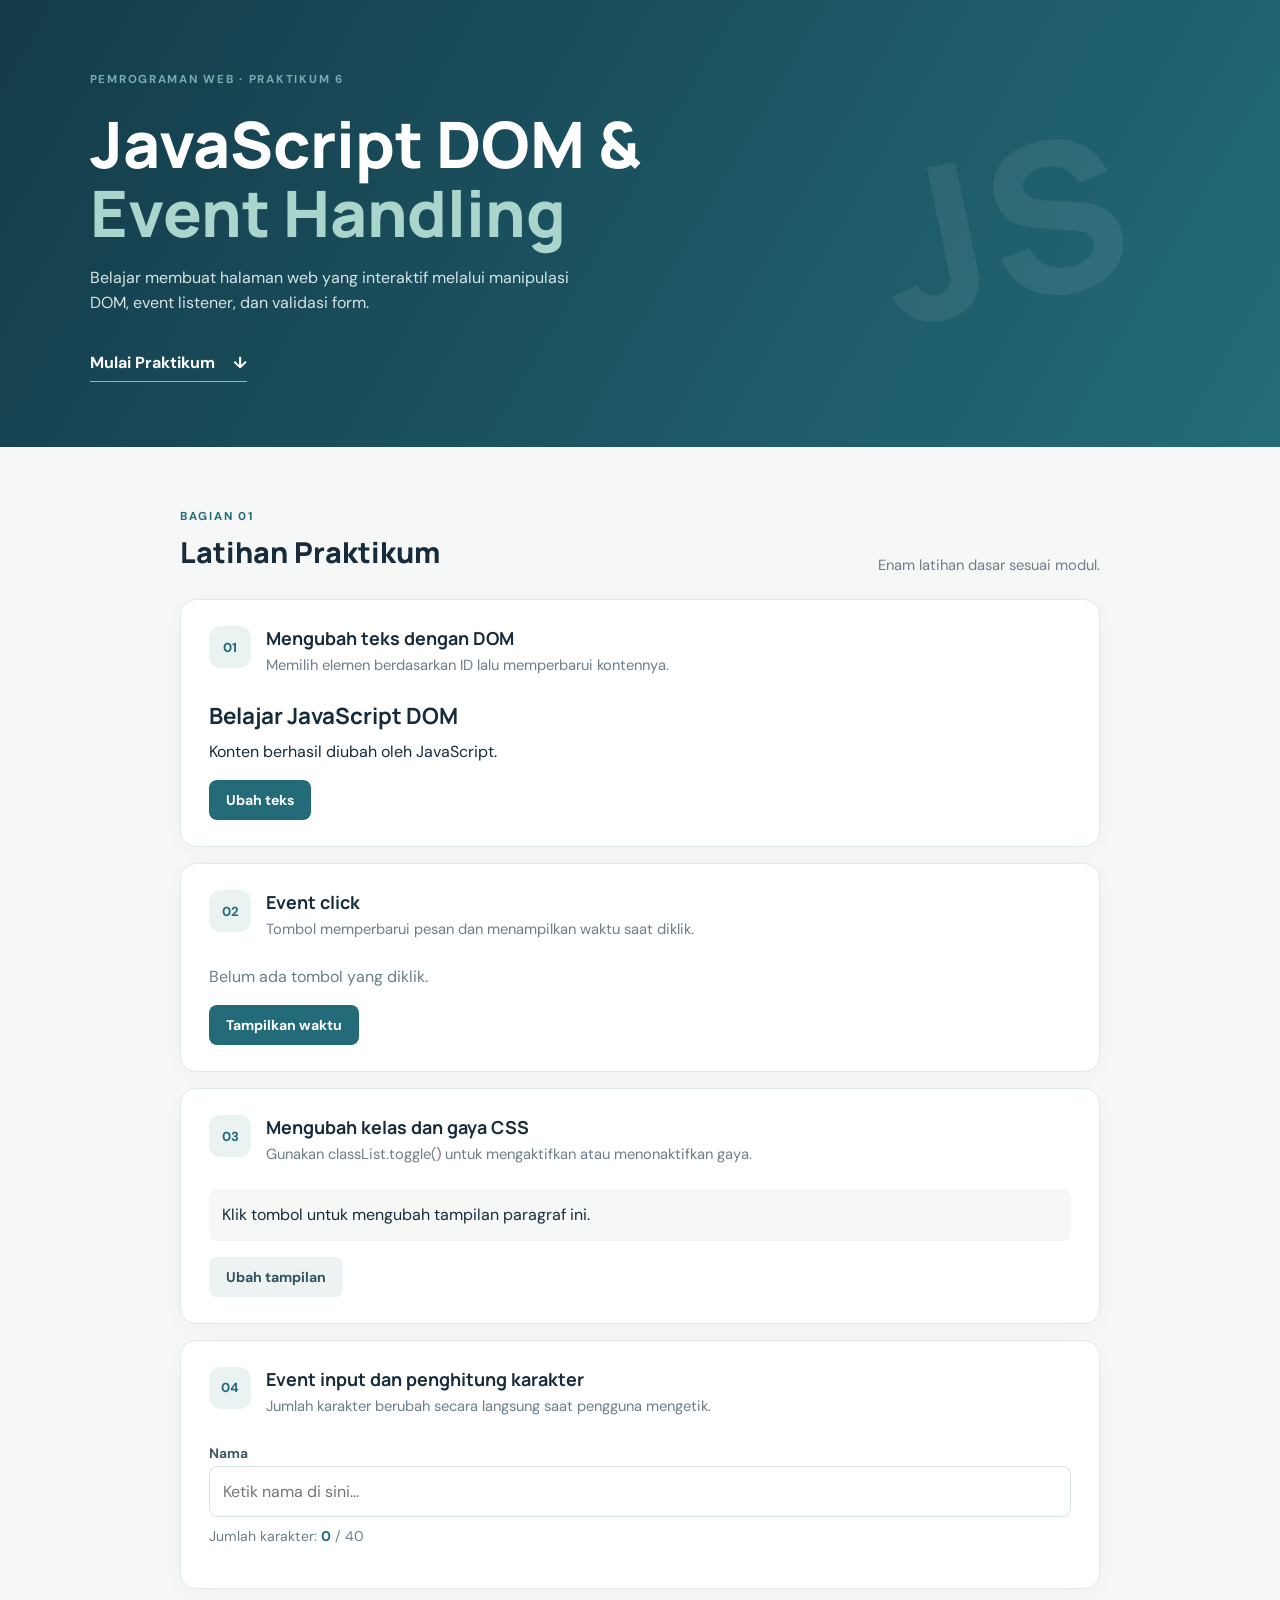
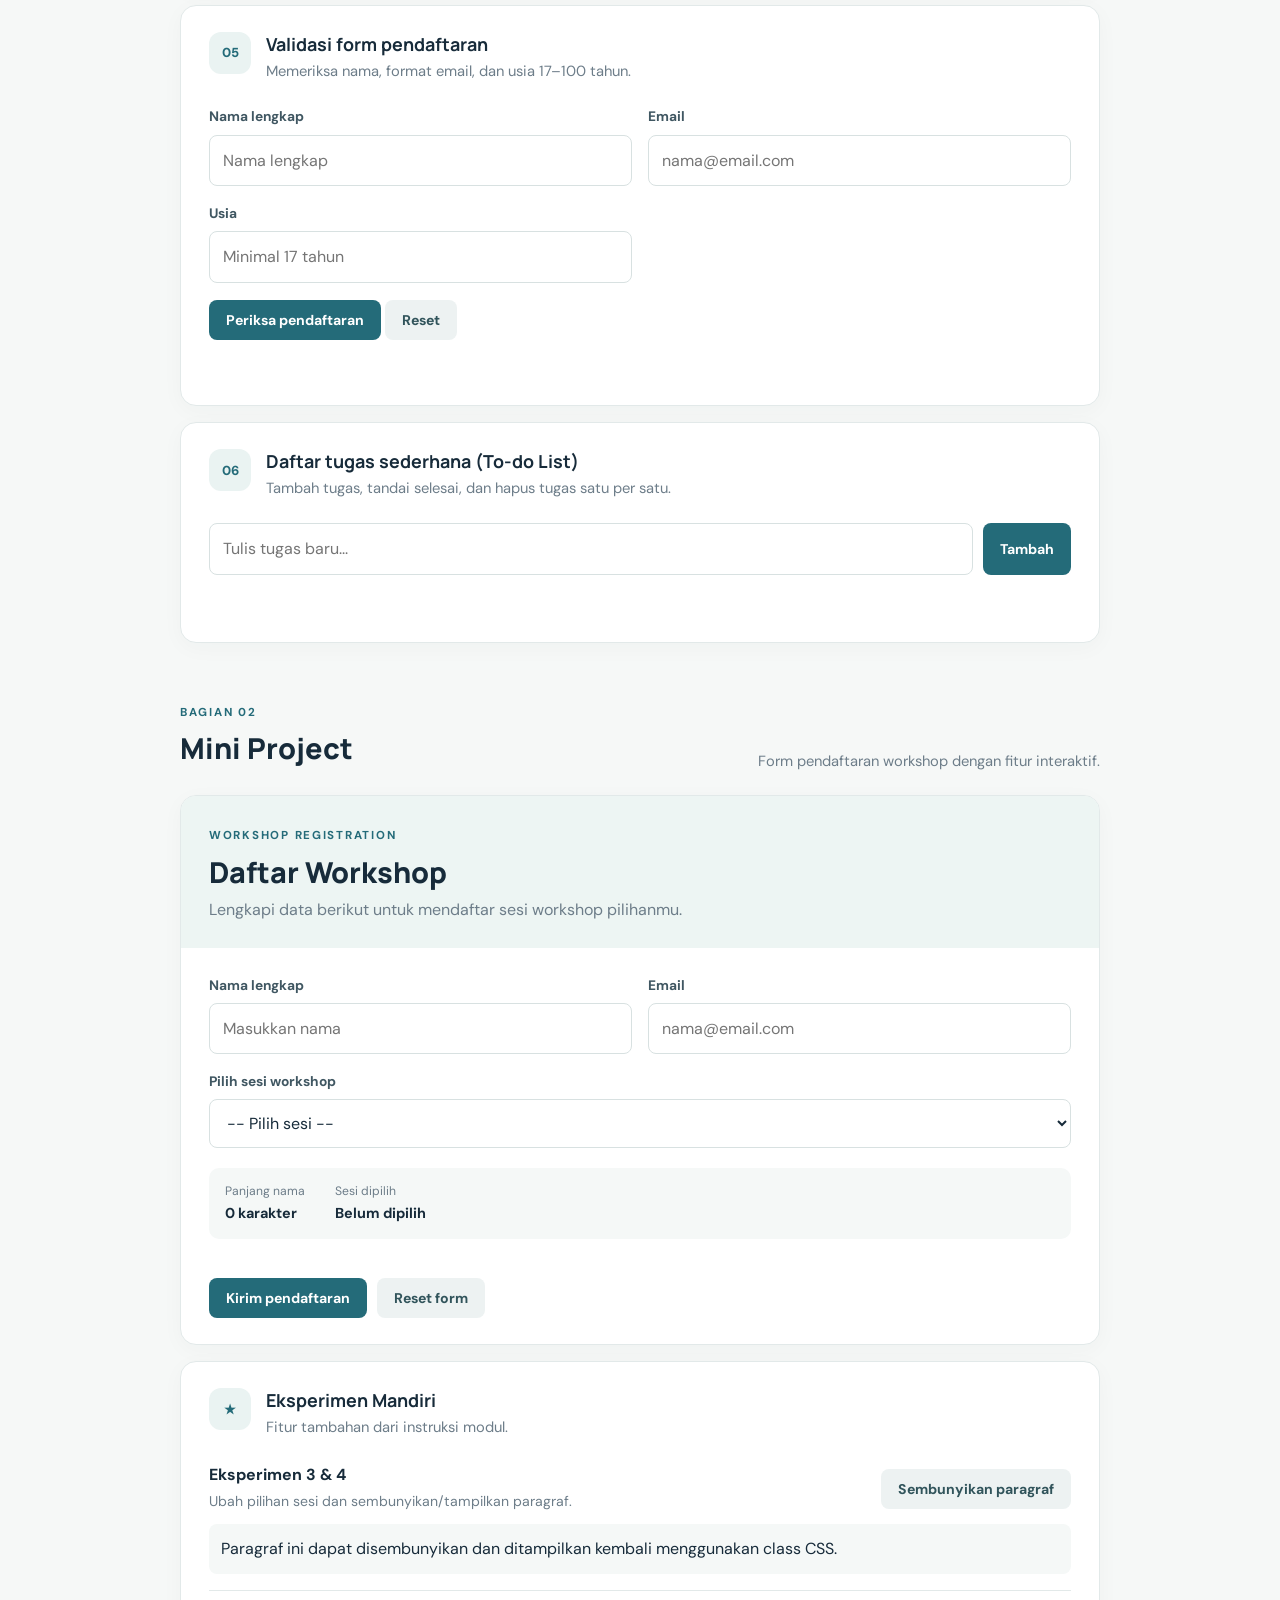
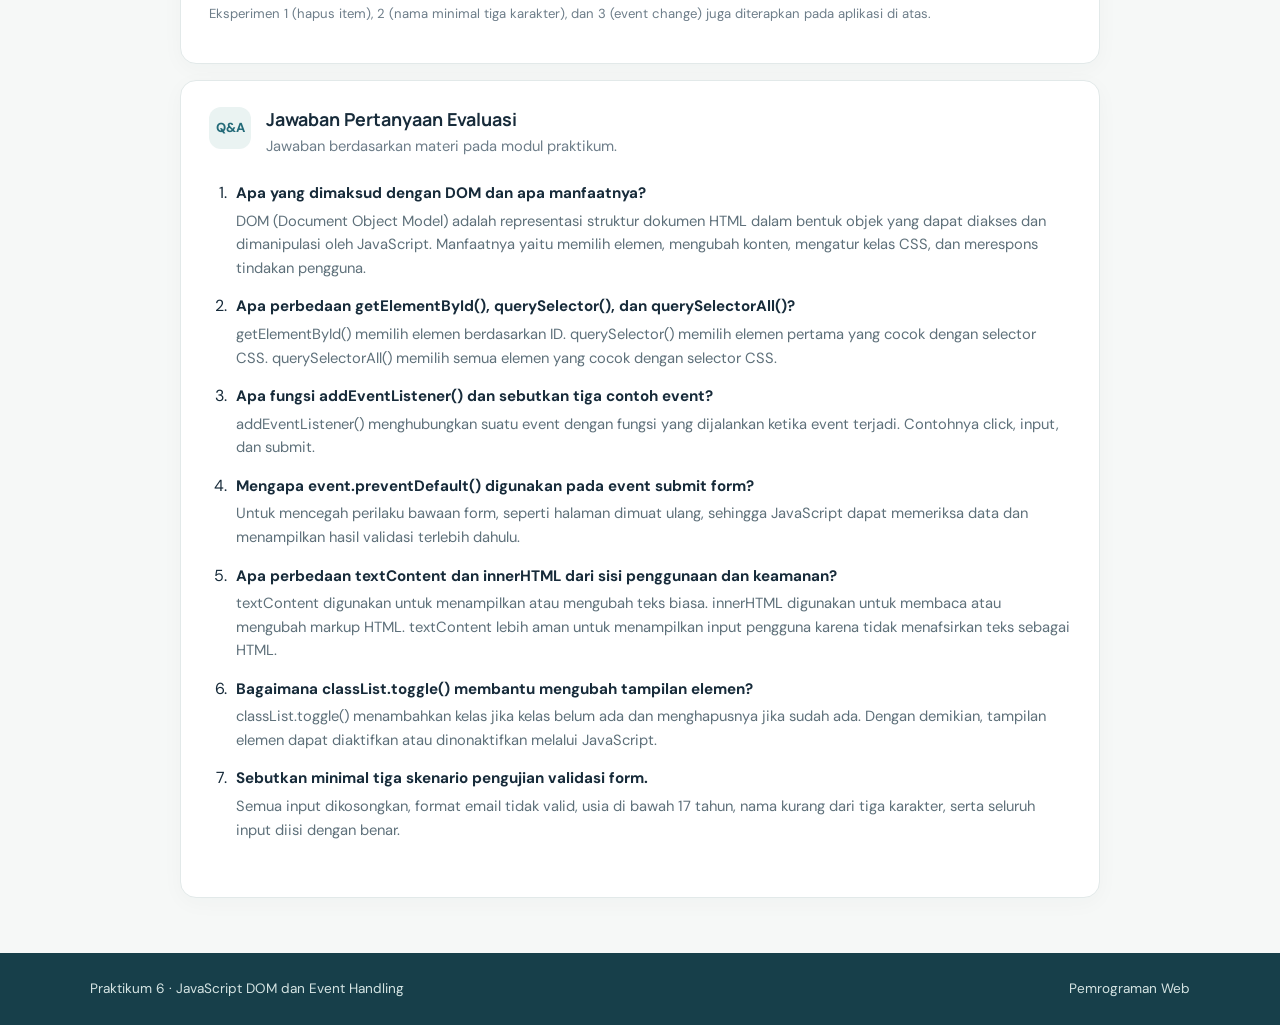
<file: index.html>
<!DOCTYPE html>
<html lang="id">
<head>
  <meta charset="UTF-8">
  <meta name="viewport" content="width=device-width, initial-scale=1.0">
  <title>Praktikum 6 - JavaScript DOM & Event Handling</title>
  <link rel="stylesheet" href="style.css">
  <script src="script.js" defer></script>
</head>
<body>
  <header class="hero">
    <div class="hero-content">
      <span class="eyebrow">PEMROGRAMAN WEB · PRAKTIKUM 6</span>
      <h1>JavaScript DOM &<br><span>Event Handling</span></h1>
      <p>Belajar membuat halaman web yang interaktif melalui manipulasi DOM, event listener, dan validasi form.</p>
      <a class="hero-link" href="#latihan">Mulai Praktikum <span>↓</span></a>
    </div>
    <div class="hero-mark" aria-hidden="true">JS</div>
  </header>

  <main class="container" id="latihan">
    <div class="section-heading">
      <div><span class="eyebrow">BAGIAN 01</span><h2>Latihan Praktikum</h2></div>
      <p>Enam latihan dasar sesuai modul.</p>
    </div>

    <section class="panel">
      <div class="panel-title"><span class="number">01</span><div><h3>Mengubah teks dengan DOM</h3><p>Memilih elemen berdasarkan ID lalu memperbarui kontennya.</p></div></div>
      <h2 id="judul">Latihan DOM</h2>
      <p id="pesan">Belum ada tindakan.</p>
      <button id="tombolAksi" type="button">Ubah teks</button>
    </section>

    <section class="panel">
      <div class="panel-title"><span class="number">02</span><div><h3>Event click</h3><p>Tombol memperbarui pesan dan menampilkan waktu saat diklik.</p></div></div>
      <p id="pesanWaktu" class="muted">Belum ada tombol yang diklik.</p>
      <button id="tombolWaktu" type="button">Tampilkan waktu</button>
    </section>

    <section class="panel">
      <div class="panel-title"><span class="number">03</span><div><h3>Mengubah kelas dan gaya CSS</h3><p>Gunakan classList.toggle() untuk mengaktifkan atau menonaktifkan gaya.</p></div></div>
      <p id="teksGaya" class="sample-text">Klik tombol untuk mengubah tampilan paragraf ini.</p>
      <button id="tombolGaya" type="button" class="secondary">Ubah tampilan</button>
    </section>

    <section class="panel">
      <div class="panel-title"><span class="number">04</span><div><h3>Event input dan penghitung karakter</h3><p>Jumlah karakter berubah secara langsung saat pengguna mengetik.</p></div></div>
      <label for="namaInput">Nama</label>
      <input type="text" id="namaInput" maxlength="40" placeholder="Ketik nama di sini...">
      <p class="counter">Jumlah karakter: <strong id="jumlahKarakter">0</strong> / 40</p>
    </section>

    <section class="panel">
      <div class="panel-title"><span class="number">05</span><div><h3>Validasi form pendaftaran</h3><p>Memeriksa nama, format email, dan usia 17–100 tahun.</p></div></div>
      <form id="formPendaftaran" novalidate>
        <div class="form-grid">
          <div><label for="nama">Nama lengkap</label><input id="nama" name="nama" type="text" placeholder="Nama lengkap"></div>
          <div><label for="email">Email</label><input id="email" name="email" type="email" placeholder="nama@email.com"></div>
          <div><label for="usia">Usia</label><input id="usia" name="usia" type="number" min="17" max="100" placeholder="Minimal 17 tahun"></div>
        </div>
        <button type="submit">Periksa pendaftaran</button>
        <button type="reset" class="secondary">Reset</button>
      </form>
      <p id="pesanForm" class="feedback" aria-live="polite"></p>
    </section>

    <section class="panel">
      <div class="panel-title"><span class="number">06</span><div><h3>Daftar tugas sederhana (To-do List)</h3><p>Tambah tugas, tandai selesai, dan hapus tugas satu per satu.</p></div></div>
      <div class="inline-form"><label class="sr-only" for="inputTugas">Tugas baru</label><input id="inputTugas" type="text" placeholder="Tulis tugas baru..."><button id="tambahTugas" type="button">Tambah</button></div>
      <p id="pesanTugas" class="feedback" aria-live="polite"></p>
      <ul id="daftarTugas" class="todo-list"></ul>
    </section>

    <div class="section-heading mini-heading">
      <div><span class="eyebrow">BAGIAN 02</span><h2>Mini Project</h2></div>
      <p>Form pendaftaran workshop dengan fitur interaktif.</p>
    </div>
    <section class="panel workshop-panel">
      <div class="workshop-intro"><span class="eyebrow">WORKSHOP REGISTRATION</span><h2>Daftar Workshop</h2><p>Lengkapi data berikut untuk mendaftar sesi workshop pilihanmu.</p></div>
      <form id="formWorkshop" novalidate>
        <div class="form-grid">
          <div><label for="workshopNama">Nama lengkap</label><input id="workshopNama" type="text" maxlength="50" placeholder="Masukkan nama"></div>
          <div><label for="workshopEmail">Email</label><input id="workshopEmail" type="email" placeholder="nama@email.com"></div>
          <div class="full-width"><label for="sesiWorkshop">Pilih sesi workshop</label><select id="sesiWorkshop"><option value="">-- Pilih sesi --</option><option value="HTML & CSS Dasar">HTML & CSS Dasar</option><option value="JavaScript untuk Pemula">JavaScript untuk Pemula</option><option value="UI/UX Design">UI/UX Design</option></select></div>
        </div>
        <div class="live-summary"><div><span class="summary-label">Panjang nama</span><strong><span id="jumlahNamaWorkshop">0</span> karakter</strong></div><div><span class="summary-label">Sesi dipilih</span><strong id="ringkasanSesi">Belum dipilih</strong></div></div>
        <p id="pesanWorkshop" class="feedback" aria-live="polite"></p>
        <div class="actions"><button type="submit">Kirim pendaftaran</button><button type="reset" class="secondary">Reset form</button></div>
      </form>
    </section>

    <section class="panel experiments">
      <div class="panel-title"><span class="number">★</span><div><h3>Eksperimen Mandiri</h3><p>Fitur tambahan dari instruksi modul.</p></div></div>
      <div class="experiment-row"><div><strong>Eksperimen 3 & 4</strong><p>Ubah pilihan sesi dan sembunyikan/tampilkan paragraf.</p></div><button id="toggleParagraf" class="secondary" type="button">Sembunyikan paragraf</button></div>
      <p id="paragrafEksperimen">Paragraf ini dapat disembunyikan dan ditampilkan kembali menggunakan class CSS.</p>
      <p class="note">Eksperimen 1 (hapus item), 2 (nama minimal tiga karakter), dan 3 (event change) juga diterapkan pada aplikasi di atas.</p>
    </section>

    <section class="panel evaluation">
      <div class="panel-title"><span class="number">Q&A</span><div><h3>Jawaban Pertanyaan Evaluasi</h3><p>Jawaban berdasarkan materi pada modul praktikum.</p></div></div>
      <ol>
        <li><strong>Apa yang dimaksud dengan DOM dan apa manfaatnya?</strong><p>DOM (Document Object Model) adalah representasi struktur dokumen HTML dalam bentuk objek yang dapat diakses dan dimanipulasi oleh JavaScript. Manfaatnya yaitu memilih elemen, mengubah konten, mengatur kelas CSS, dan merespons tindakan pengguna.</p></li>
        <li><strong>Apa perbedaan getElementById(), querySelector(), dan querySelectorAll()?</strong><p>getElementById() memilih elemen berdasarkan ID. querySelector() memilih elemen pertama yang cocok dengan selector CSS. querySelectorAll() memilih semua elemen yang cocok dengan selector CSS.</p></li>
        <li><strong>Apa fungsi addEventListener() dan sebutkan tiga contoh event?</strong><p>addEventListener() menghubungkan suatu event dengan fungsi yang dijalankan ketika event terjadi. Contohnya click, input, dan submit.</p></li>
        <li><strong>Mengapa event.preventDefault() digunakan pada event submit form?</strong><p>Untuk mencegah perilaku bawaan form, seperti halaman dimuat ulang, sehingga JavaScript dapat memeriksa data dan menampilkan hasil validasi terlebih dahulu.</p></li>
        <li><strong>Apa perbedaan textContent dan innerHTML dari sisi penggunaan dan keamanan?</strong><p>textContent digunakan untuk menampilkan atau mengubah teks biasa. innerHTML digunakan untuk membaca atau mengubah markup HTML. textContent lebih aman untuk menampilkan input pengguna karena tidak menafsirkan teks sebagai HTML.</p></li>
        <li><strong>Bagaimana classList.toggle() membantu mengubah tampilan elemen?</strong><p>classList.toggle() menambahkan kelas jika kelas belum ada dan menghapusnya jika sudah ada. Dengan demikian, tampilan elemen dapat diaktifkan atau dinonaktifkan melalui JavaScript.</p></li>
        <li><strong>Sebutkan minimal tiga skenario pengujian validasi form.</strong><p>Semua input dikosongkan, format email tidak valid, usia di bawah 17 tahun, nama kurang dari tiga karakter, serta seluruh input diisi dengan benar.</p></li>
      </ol>
    </section>
  </main>
  <footer><p>Praktikum 6 · JavaScript DOM dan Event Handling</p><span>Pemrograman Web</span></footer>
</body>
</html>
</file>
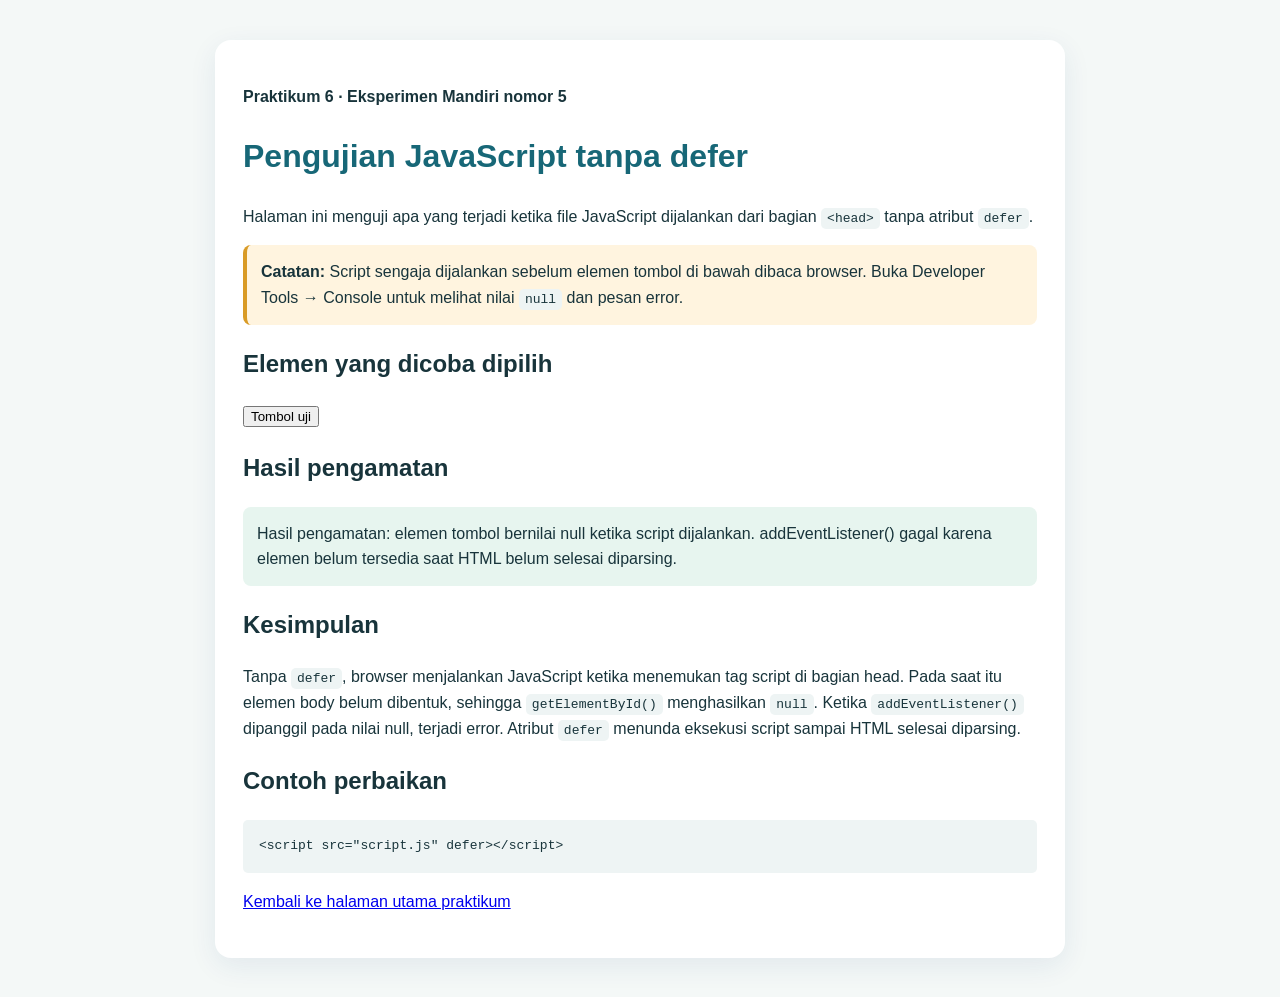
<file: eksperimen-5-tanpa-defer.html>
<!DOCTYPE html>
<html lang="id">
<head>
  <meta charset="UTF-8">
  <meta name="viewport" content="width=device-width, initial-scale=1.0">
  <title>Eksperimen 5 - Script tanpa defer</title>
  <style>
    body{font-family:Arial,sans-serif;max-width:850px;margin:40px auto;padding:0 20px;color:#18343b;line-height:1.6;background:#f4f8f7}
    main{background:white;padding:28px;border-radius:16px;box-shadow:0 8px 28px #173f7515}
    h1{color:#176777}code,pre{background:#eef4f4;padding:3px 6px;border-radius:5px}
    pre{padding:16px;overflow:auto}.notice{padding:14px;background:#fff4df;border-left:4px solid #d99b26;border-radius:8px}
    #hasil{padding:14px;background:#e7f5ef;border-radius:8px}
  </style>
  <!-- Script sengaja diletakkan di head TANPA defer untuk eksperimen. -->
  <script>
    const tombolUji = document.getElementById("tombolUji");
    console.log("Hasil pemilihan elemen sebelum HTML selesai diparsing:", tombolUji);
    try {
      tombolUji.addEventListener("click", function () {
        alert("Tombol berhasil diklik.");
      });
    } catch (error) {
      console.error("Eksperimen gagal seperti yang diperkirakan:", error);
      document.addEventListener("DOMContentLoaded", function () {
        document.getElementById("hasil").textContent =
          "Hasil pengamatan: elemen tombol bernilai null ketika script dijalankan. addEventListener() gagal karena elemen belum tersedia saat HTML belum selesai diparsing.";
      });
    }
  </script>
</head>
<body>
  <main>
    <p><strong>Praktikum 6 · Eksperimen Mandiri nomor 5</strong></p>
    <h1>Pengujian JavaScript tanpa defer</h1>
    <p>Halaman ini menguji apa yang terjadi ketika file JavaScript dijalankan dari bagian <code>&lt;head&gt;</code> tanpa atribut <code>defer</code>.</p>
    <div class="notice"><strong>Catatan:</strong> Script sengaja dijalankan sebelum elemen tombol di bawah dibaca browser. Buka Developer Tools → Console untuk melihat nilai <code>null</code> dan pesan error.</div>
    <h2>Elemen yang dicoba dipilih</h2>
    <button id="tombolUji" type="button">Tombol uji</button>
    <h2>Hasil pengamatan</h2>
    <p id="hasil">Menunggu HTML selesai diparsing...</p>
    <h2>Kesimpulan</h2>
    <p>Tanpa <code>defer</code>, browser menjalankan JavaScript ketika menemukan tag script di bagian head. Pada saat itu elemen body belum dibentuk, sehingga <code>getElementById()</code> menghasilkan <code>null</code>. Ketika <code>addEventListener()</code> dipanggil pada nilai null, terjadi error. Atribut <code>defer</code> menunda eksekusi script sampai HTML selesai diparsing.</p>
    <h2>Contoh perbaikan</h2>
    <pre>&lt;script src="script.js" defer&gt;&lt;/script&gt;</pre>
    <p><a href="index.html">Kembali ke halaman utama praktikum</a></p>
  </main>
</body>
</html>
</file>
<file: style.css>
@import url('https://fonts.googleapis.com/css2?family=DM+Sans:wght@400;500;600;700&family=Manrope:wght@400;500;600;700;800&display=swap');
:root{--ink:#172b3a;--muted:#6d7d89;--blue:#246b79;--blue-dark:#174d5a;--pale:#eaf3f2;--line:#e2e9e9;--paper:#f6f8f7;--white:#fff;--green:#26745a;--red:#a43c3c}
*{box-sizing:border-box}html{scroll-behavior:smooth}body{margin:0;background:var(--paper);color:var(--ink);font-family:'DM Sans',sans-serif;line-height:1.6}.hero{min-height:350px;background:linear-gradient(120deg,#143b49,#246b79);color:white;padding:65px max(7vw,24px);display:flex;align-items:center;justify-content:space-between;overflow:hidden;position:relative}.hero-content{max-width:650px;position:relative;z-index:1}.eyebrow{font-size:.72rem;font-weight:700;letter-spacing:.15em;color:#78aeb1}.hero h1{font:800 clamp(2.4rem,5vw,4.3rem)/1.08 'Manrope',sans-serif;margin:18px 0}.hero h1 span{color:#a9d5cd}.hero p{max-width:520px;color:#d5e5e5}.hero-link{display:inline-flex;gap:18px;margin-top:18px;color:white;text-decoration:none;border-bottom:1px solid #8db8b9;padding-bottom:5px;font-weight:700}.hero-mark{font:800 13rem 'Manrope',sans-serif;color:#ffffff12;line-height:1;transform:rotate(-12deg);margin-right:5vw}.container{width:min(920px,90%);margin:55px auto}.section-heading{display:flex;align-items:end;justify-content:space-between;margin:0 0 22px;gap:20px}.section-heading h2{font:800 1.8rem 'Manrope',sans-serif;margin:5px 0}.section-heading p,.panel-title p{color:var(--muted);margin:0;font-size:.92rem}.section-heading .eyebrow{color:var(--blue)}.panel{background:var(--white);border:1px solid var(--line);border-radius:16px;padding:26px 28px;margin:16px 0;box-shadow:0 5px 22px #1c3b4308}.panel-title{display:flex;align-items:flex-start;gap:15px;margin-bottom:22px}.panel-title h3{font:700 1.12rem 'Manrope',sans-serif;margin:0 0 4px}.number{display:grid;place-items:center;flex:0 0 42px;height:42px;border-radius:12px;background:var(--pale);color:var(--blue);font-weight:800;font-size:.82rem}h2#judul{font:700 1.4rem 'Manrope',sans-serif;margin:0 0 5px}p{margin-top:8px}button{border:0;border-radius:8px;padding:11px 17px;background:var(--blue);color:white;font:700 .88rem 'DM Sans',sans-serif;cursor:pointer;transition:.2s}button:hover{background:var(--blue-dark);transform:translateY(-1px)}button.secondary{background:#edf2f2;color:#31545b}button.secondary:hover{background:#dce9e8}.muted,.counter,.note{color:var(--muted)}.sample-text{padding:13px;border-radius:8px;background:#f6f8f8}.highlight{color:#173f75;background:#e6f1ff;border-left:4px solid #3478c8;padding:12px}.teks-besar{font-size:1.4rem}.form-grid{display:grid;grid-template-columns:repeat(2,minmax(0,1fr));gap:16px}.form-grid>div{display:flex;flex-direction:column;gap:7px}.form-grid .full-width{grid-column:1/-1}label{font-size:.86rem;font-weight:700;color:#405762}input,select{width:100%;padding:12px 13px;border:1px solid #d8e1e1;border-radius:8px;background:#fff;color:var(--ink);font:inherit;outline:none}input:focus,select:focus{border-color:#5a9aa0;box-shadow:0 0 0 3px #5a9aa018}.counter{font-size:.88rem}.counter strong{color:var(--blue)}.feedback{font-size:.9rem;font-weight:600;min-height:1.2em;color:var(--blue)}.feedback.error{color:var(--red)}.feedback.success{color:var(--green)}#formPendaftaran button{margin-top:17px}.inline-form{display:flex;gap:10px}.inline-form input{flex:1}.todo-list{padding-left:22px}.todo-list li{margin:10px 0;padding:10px 12px;background:#f7f9f9;border-radius:8px;display:flex;align-items:center;gap:10px;flex-wrap:wrap}.todo-list li span{flex:1}.todo-list li.selesai span{text-decoration:line-through;color:#849197}.todo-list button{padding:7px 10px;font-size:.78rem}.todo-list .delete-task{background:#f8eaea;color:#994747}.mini-heading{margin-top:55px}.workshop-panel{padding:0;overflow:hidden}.workshop-intro{padding:25px 28px;background:#edf5f3}.workshop-intro .eyebrow{color:var(--blue)}.workshop-intro h2{font:800 1.8rem 'Manrope',sans-serif;margin:5px 0}.workshop-intro p{color:var(--muted);margin:0}.workshop-panel form{padding:26px 28px}.live-summary{display:flex;gap:30px;flex-wrap:wrap;background:#f5f8f7;border-radius:10px;padding:14px 16px;margin-top:20px}.live-summary div{display:flex;flex-direction:column}.summary-label{font-size:.76rem;color:var(--muted)}.live-summary strong{font-size:.9rem}.actions{display:flex;gap:10px;flex-wrap:wrap}.experiment-row{display:flex;align-items:center;justify-content:space-between;gap:15px}.experiment-row p{margin:3px 0;color:var(--muted);font-size:.88rem}#paragrafEksperimen{padding:12px;background:#f5f8f7;border-radius:8px}.hidden{display:none}.note{font-size:.82rem;border-top:1px solid var(--line);padding-top:12px}.evaluation ol{padding-left:22px}.evaluation li{padding:0 0 13px 5px}.evaluation li p{color:#5e707a;margin:4px 0 0;font-size:.92rem}.evaluation li strong{font-size:.95rem}footer{background:#173f4a;color:#d5e4e3;padding:25px 7%;display:flex;justify-content:space-between;font-size:.85rem}footer p{margin:0}.sr-only{position:absolute;width:1px;height:1px;padding:0;margin:-1px;overflow:hidden;clip:rect(0,0,0,0);white-space:nowrap;border:0}
@media(max-width:650px){.hero{min-height:330px;padding-top:50px;padding-bottom:50px}.hero-mark{position:absolute;right:-35px;bottom:-15px;font-size:9rem}.container{margin:35px auto}.section-heading{display:block}.section-heading p{margin-top:5px}.panel{padding:21px 18px}.form-grid{grid-template-columns:1fr}.form-grid .full-width{grid-column:auto}.inline-form{flex-direction:column}.experiment-row{align-items:flex-start;flex-direction:column}.workshop-panel form{padding:21px 18px}footer{gap:10px;flex-direction:column}}
</file>
